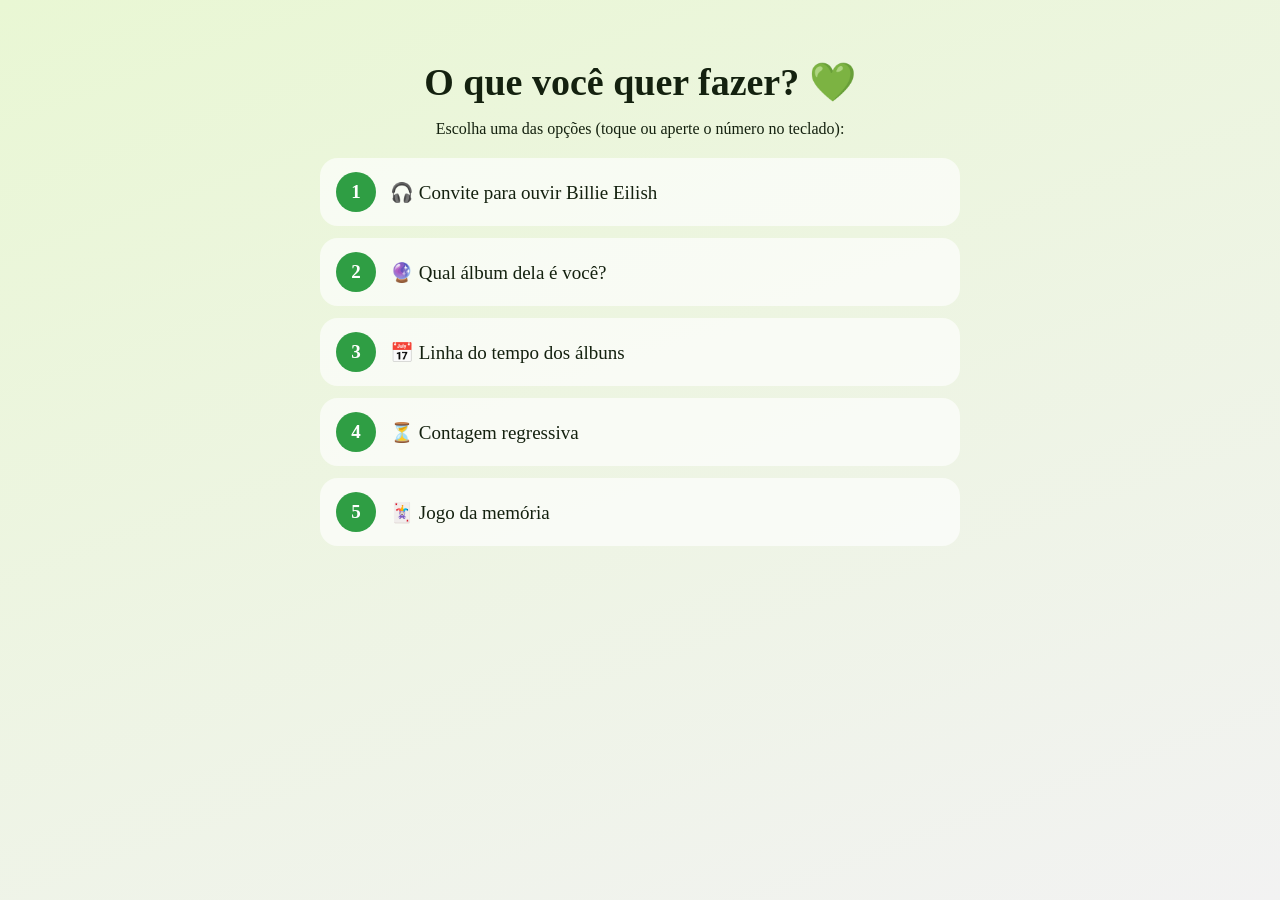
<file: billie/index.html>
<!DOCTYPE html>
<html lang="pt-BR">
<head>
<meta charset="utf-8">
<meta name="viewport" content="width=device-width, initial-scale=1">
<title>Escolha</title>
<link rel="stylesheet" href="css/base.css">
<link rel="stylesheet" href="css/index.css">
</head>
<body>
<main>
  <h1>O que você quer fazer? 💚</h1>
  <p>Escolha uma das opções (toque ou aperte o número no teclado):</p>
  <nav id="menu"></nav>
</main>
<script src="js/index.js"></script>
</body>
</html>
</file>
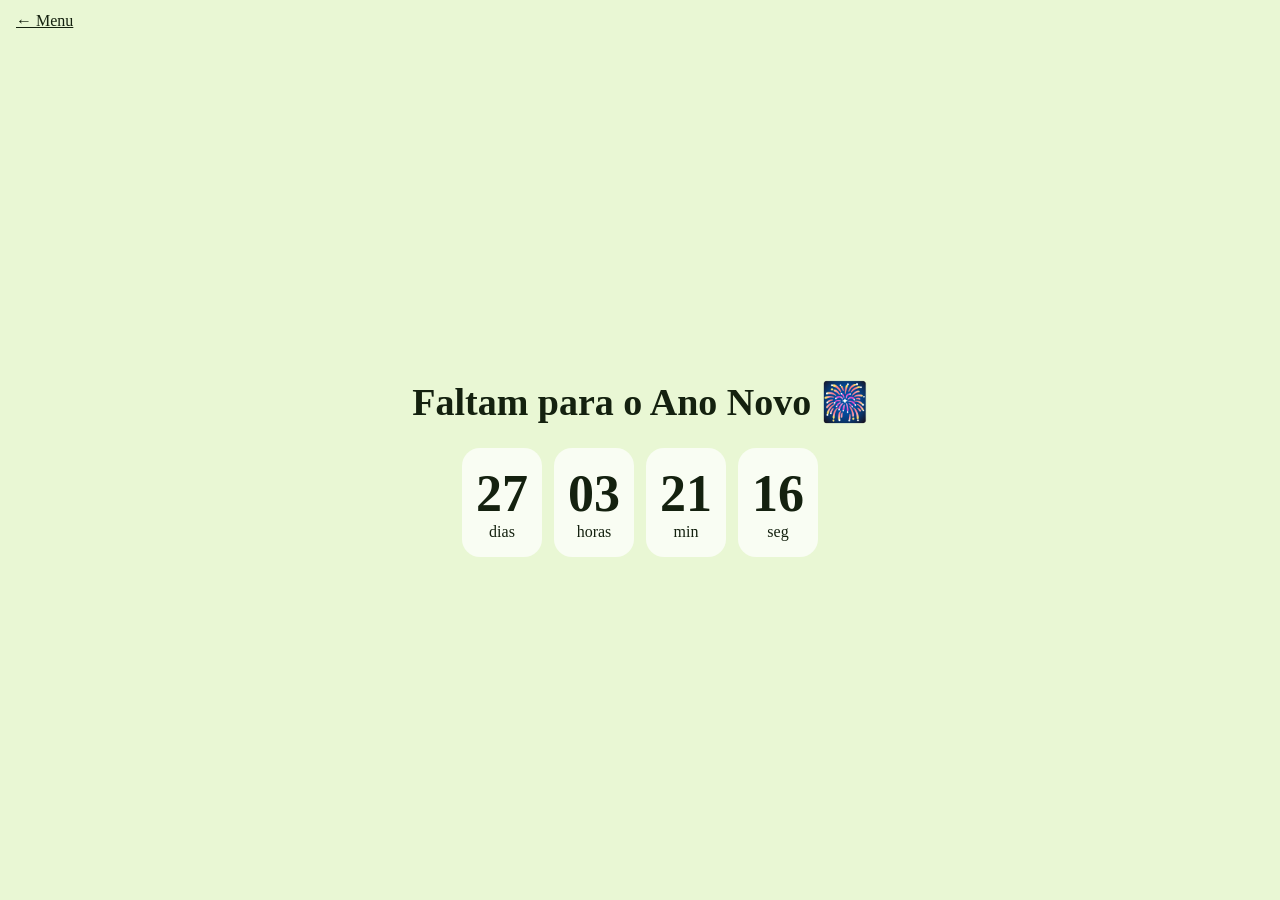
<file: billie/contagem.html>
<!DOCTYPE html>
<html lang="pt-BR">
<head>
<meta charset="utf-8">
<meta name="viewport" content="width=device-width, initial-scale=1">
<title>Contagem regressiva</title>
<link rel="stylesheet" href="css/base.css">
<link rel="stylesheet" href="css/contagem.css">
</head>
<body>
<a class="voltar" href="index.html">← Menu</a>
<main>
  <h1 id="titulo"></h1>
  <div id="relogio"></div>
</main>
<script src="js/contagem.js"></script>
</body>
</html>
</file>
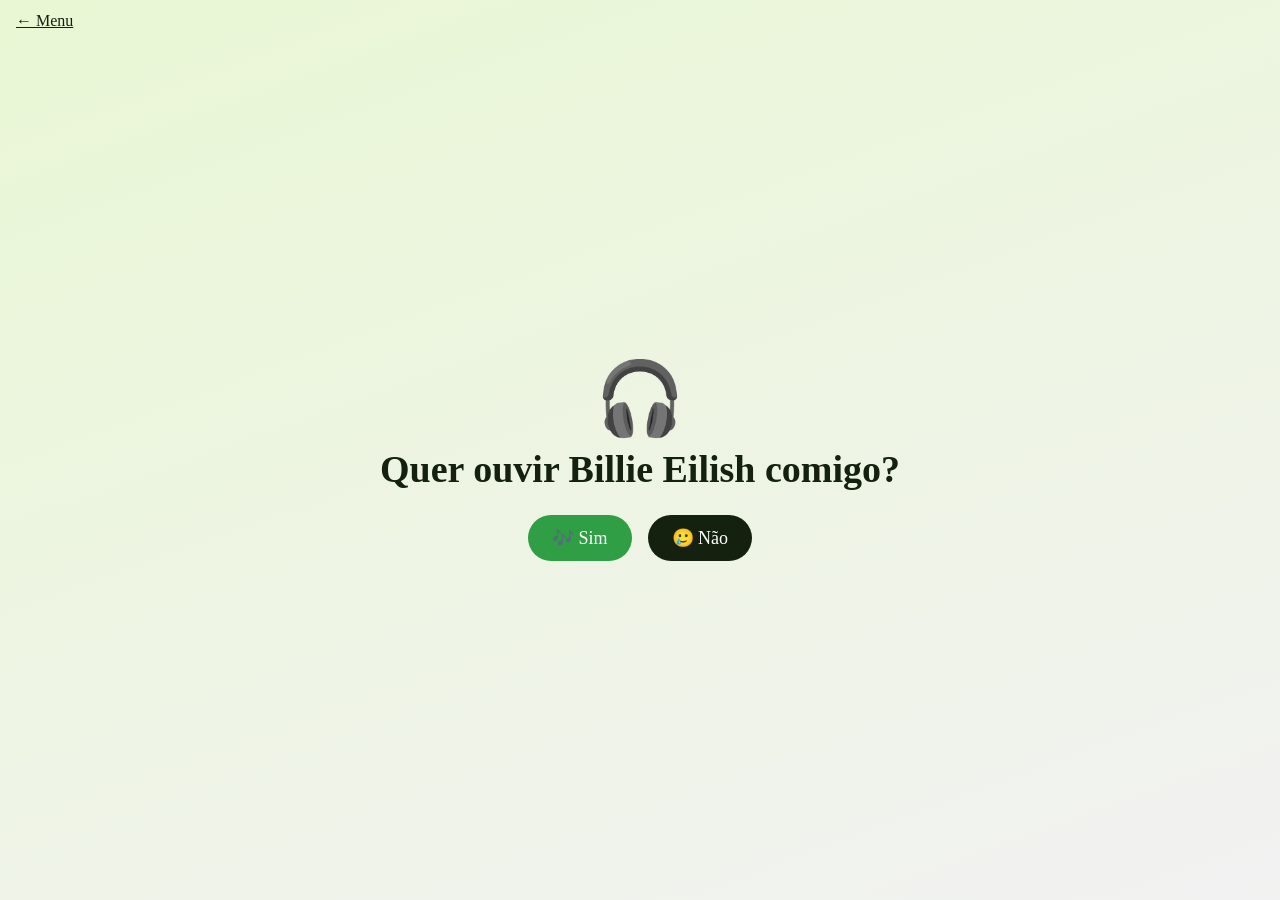
<file: billie/convite.html>
<!DOCTYPE html>
<html lang="pt-BR">
<head>
<meta charset="utf-8">
<meta name="viewport" content="width=device-width, initial-scale=1">
<title>Convite</title>
<link rel="stylesheet" href="css/base.css">
<link rel="stylesheet" href="css/convite.css">
</head>
<body>
<a class="voltar" href="index.html">← Menu</a>
<main id="tela">
  <div class="enfeite">🎧</div>
  <h1>Quer ouvir Billie Eilish comigo?</h1>
  <div class="botoes">
    <button class="btn" id="sim">🎶 Sim</button>
    <button class="btn" id="nao">🥲 Não</button>
  </div>
</main>
<script src="js/convite.js"></script>
</body>
</html>
</file>
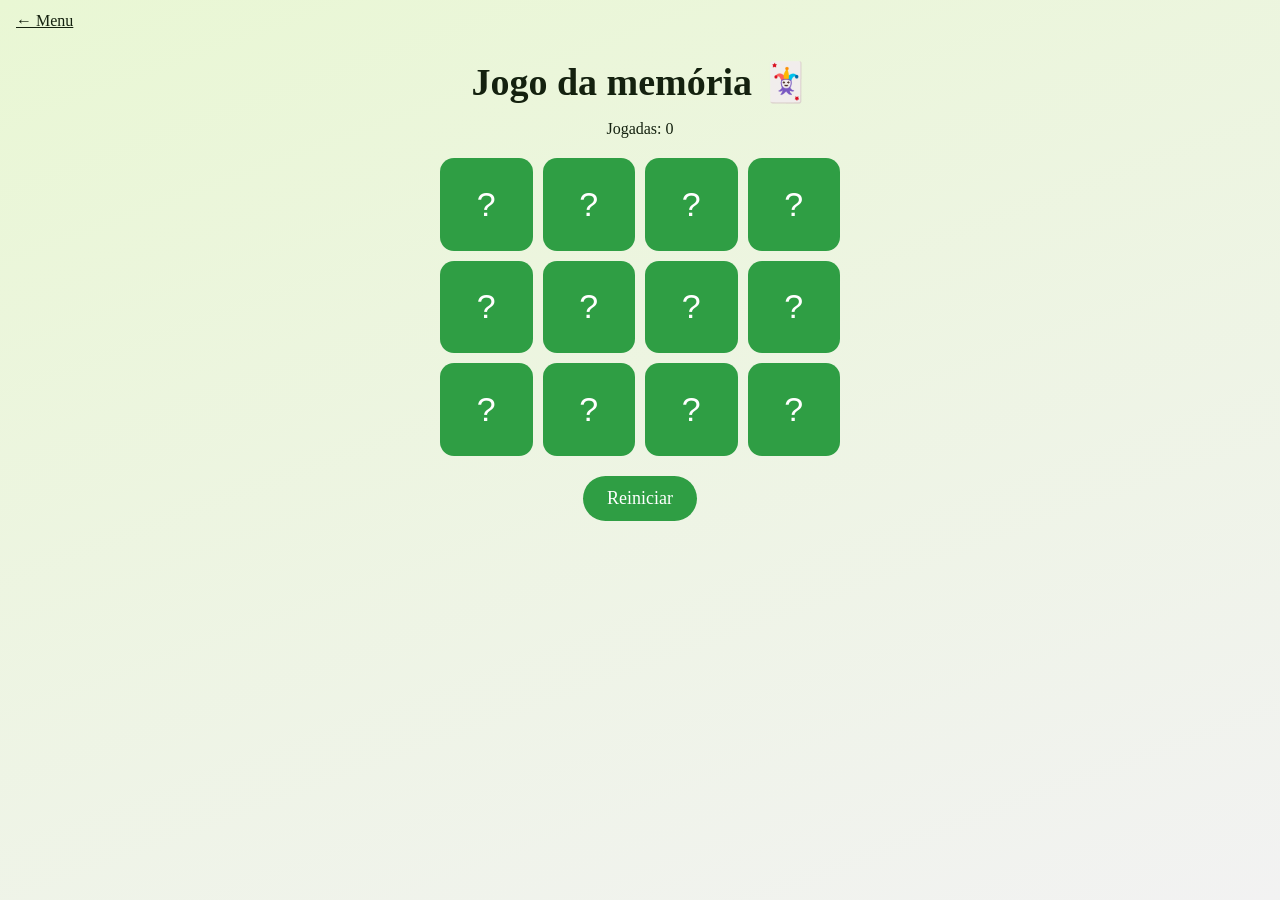
<file: billie/memoria.html>
<!DOCTYPE html>
<html lang="pt-BR">
<head>
<meta charset="utf-8">
<meta name="viewport" content="width=device-width, initial-scale=1">
<title>Jogo da memória</title>
<link rel="stylesheet" href="css/base.css">
<link rel="stylesheet" href="css/memoria.css">
</head>
<body>
<a class="voltar" href="index.html">← Menu</a>
<main>
  <h1>Jogo da memória 🃏</h1>
  <p id="info">Jogadas: 0</p>
  <div id="grade"></div>
  <p><button class="btn" id="reiniciar">Reiniciar</button></p>
</main>
<script src="js/memoria.js"></script>
</body>
</html>
</file>
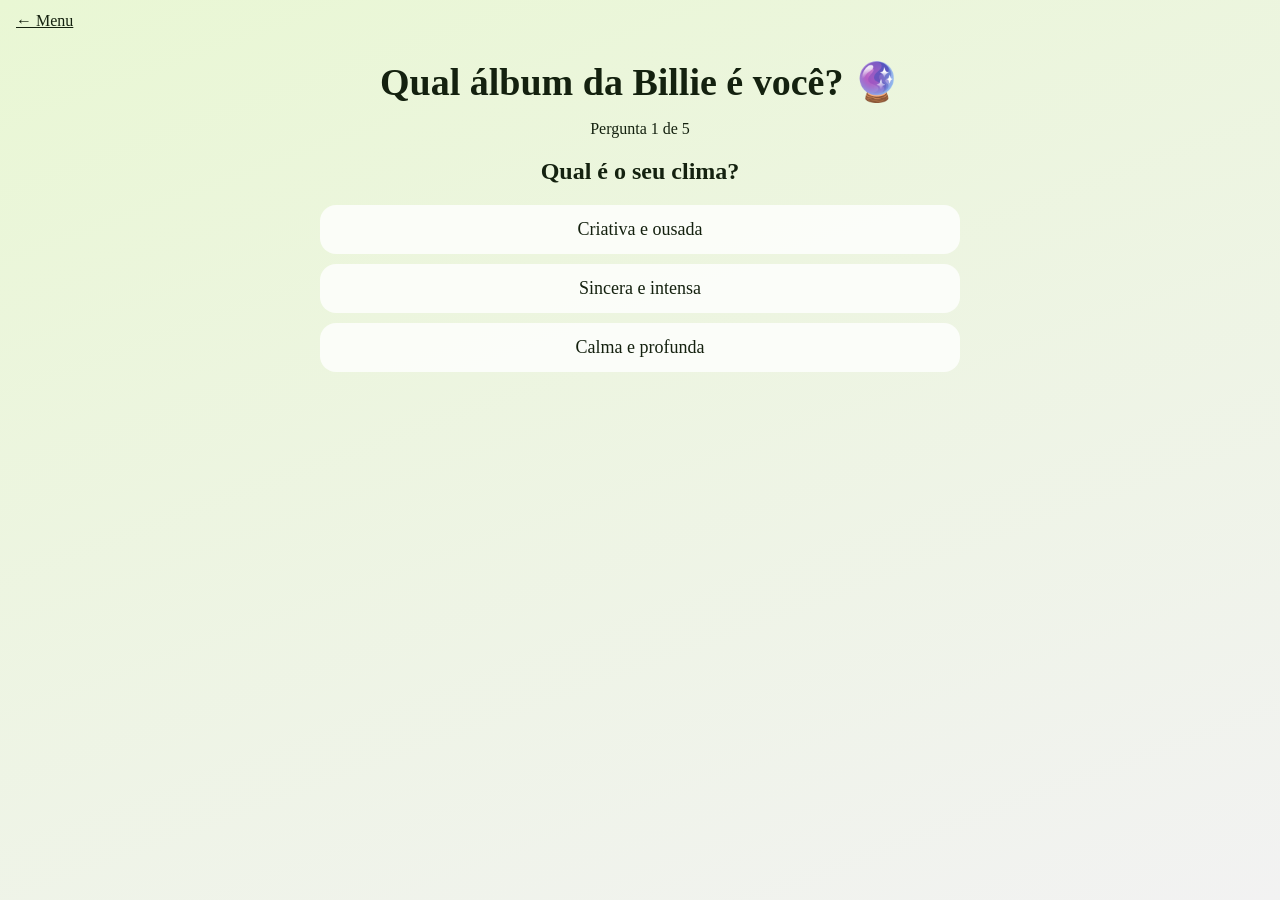
<file: billie/quiz.html>
<!DOCTYPE html>
<html lang="pt-BR">
<head>
<meta charset="utf-8">
<meta name="viewport" content="width=device-width, initial-scale=1">
<title>Qual álbum?</title>
<link rel="stylesheet" href="css/base.css">
<link rel="stylesheet" href="css/quiz.css">
</head>
<body>
<a class="voltar" href="index.html">← Menu</a>
<main>
  <h1>Qual álbum da Billie é você? 🔮</h1>
  <p id="prog"></p>
  <div id="caixa"></div>
</main>
<script src="js/quiz.js"></script>
</body>
</html>
</file>
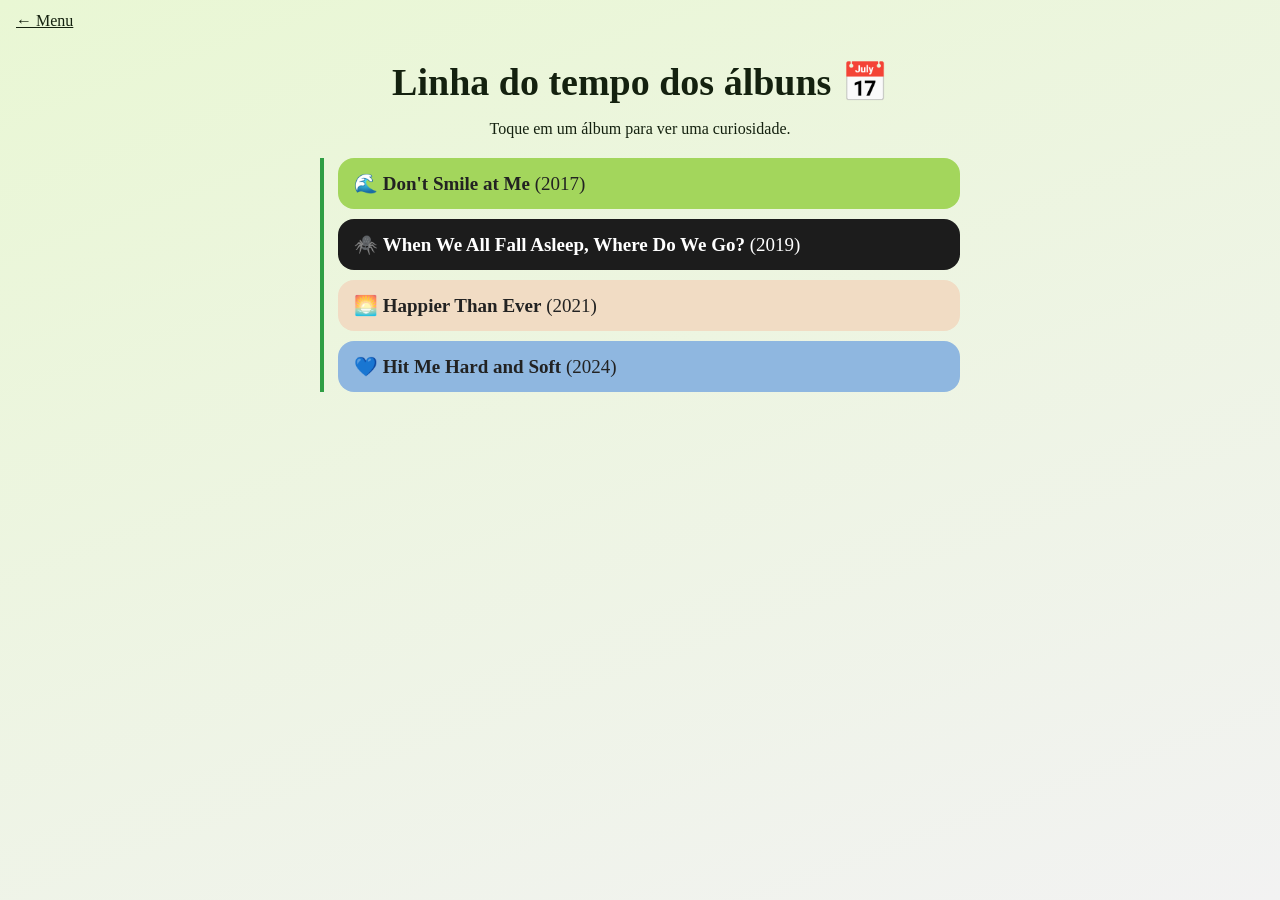
<file: billie/timeline.html>
<!DOCTYPE html>
<html lang="pt-BR">
<head>
<meta charset="utf-8">
<meta name="viewport" content="width=device-width, initial-scale=1">
<title>Linha do tempo</title>
<link rel="stylesheet" href="css/base.css">
<link rel="stylesheet" href="css/timeline.css">
</head>
<body>
<a class="voltar" href="index.html">← Menu</a>
<main>
  <h1>Linha do tempo dos álbuns 📅</h1>
  <p>Toque em um álbum para ver uma curiosidade.</p>
  <div id="lista"></div>
</main>
<script src="js/timeline.js"></script>
</body>
</html>
</file>
<file: billie/css/base.css>
*{box-sizing:border-box}
body{margin:0;min-height:100vh;font-family:Georgia,'Times New Roman',serif;text-align:center;padding:48px 16px 24px;background:var(--bg,#e9f7d4);background-attachment:fixed;color:#14210f}
main{max-width:640px;margin:0 auto}
h1{font-size:clamp(26px,7vw,38px);margin:12px 0}
.btn{font:inherit;font-size:18px;padding:12px 24px;border:0;border-radius:999px;background:#2f9e44;color:#fff;cursor:pointer;text-decoration:none;display:inline-block}
.voltar{position:fixed;top:12px;left:16px;color:inherit;z-index:5}
:focus-visible{outline:3px solid currentColor;outline-offset:3px}
</file>
<file: billie/css/index.css>
body{--bg:linear-gradient(160deg,#e9f7d4,#f2f2f2)}
nav{display:grid;gap:12px;margin-top:20px}
.op{display:flex;align-items:center;gap:14px;text-align:left;padding:14px 16px;border-radius:18px;background:#fffa;color:inherit;text-decoration:none;font-size:19px;transition:transform .15s}
.op:hover{transform:translateX(4px)}
.op i{font-style:normal;width:40px;height:40px;border-radius:50%;background:#2f9e44;color:#fff;display:grid;place-items:center;flex:none;font-weight:700}
</file>
<file: billie/css/contagem.css>
body{background:#e9f7d4;transition:background 2s;display:flex;min-height:100vh}
main{margin:auto}
#relogio{display:flex;gap:12px;justify-content:center;flex-wrap:wrap;margin-top:24px}
.bloco{background:#fffb;border-radius:18px;padding:16px 14px;min-width:78px}
.bloco b{display:block;font-size:clamp(30px,10vw,52px)}
@media (prefers-reduced-motion:reduce){body{transition:none}}
</file>
<file: billie/css/convite.css>
body{--bg:linear-gradient(160deg,#e9f7d4,#f2f2f2);display:flex;min-height:100vh;overflow:hidden}
main{margin:auto;position:relative;z-index:1}
.enfeite{font-size:72px;line-height:1}
.botoes{display:flex;gap:16px;justify-content:center;flex-wrap:wrap;margin-top:24px}
#nao{background:#14210f}
#nao.solto{position:fixed}
a.btn{background:#1db954;margin-top:12px}
video{max-width:100%;border-radius:16px;margin-top:16px}
.brilho{position:fixed;top:-30px;pointer-events:none;animation:cair linear infinite;opacity:.8}
@keyframes cair{to{transform:translateY(110vh)}}
@media (prefers-reduced-motion:reduce){.brilho{display:none}}
</file>
<file: billie/css/memoria.css>
body{--bg:linear-gradient(160deg,#e9f7d4,#f2f2f2)}
#grade{display:grid;grid-template-columns:repeat(4,1fr);gap:10px;max-width:400px;margin:20px auto}
.carta{aspect-ratio:1;border:0;border-radius:14px;background:#2f9e44;color:#fff;font-size:34px;cursor:pointer}
.carta.aberta,.carta.par{background:#fff}
.carta.par{opacity:.6}
</file>
<file: billie/css/quiz.css>
body{--bg:linear-gradient(160deg,#e9f7d4,#f2f2f2)}
.opcao{display:block;width:100%;margin:10px 0;padding:14px;border:0;border-radius:16px;background:#fffc;color:inherit;font:inherit;font-size:18px;cursor:pointer}
.opcao:hover{background:#fff}
.resultado{border-radius:22px;padding:28px 18px;margin-top:16px}
.resultado .grande{font-size:72px}
</file>
<file: billie/css/timeline.css>
body{--bg:linear-gradient(160deg,#e9f7d4,#f2f2f2)}
#lista{margin-top:20px;border-left:4px solid #2f9e44;padding-left:14px;text-align:left}
.album{display:block;width:100%;margin:10px 0;padding:14px 16px;border:0;border-radius:16px;background:var(--c);color:var(--t);font:inherit;font-size:19px;text-align:left;cursor:pointer}
.album small{display:block;font-size:15px;margin-top:6px;opacity:.95}
.album[aria-expanded="false"] small{display:none}
</file>
